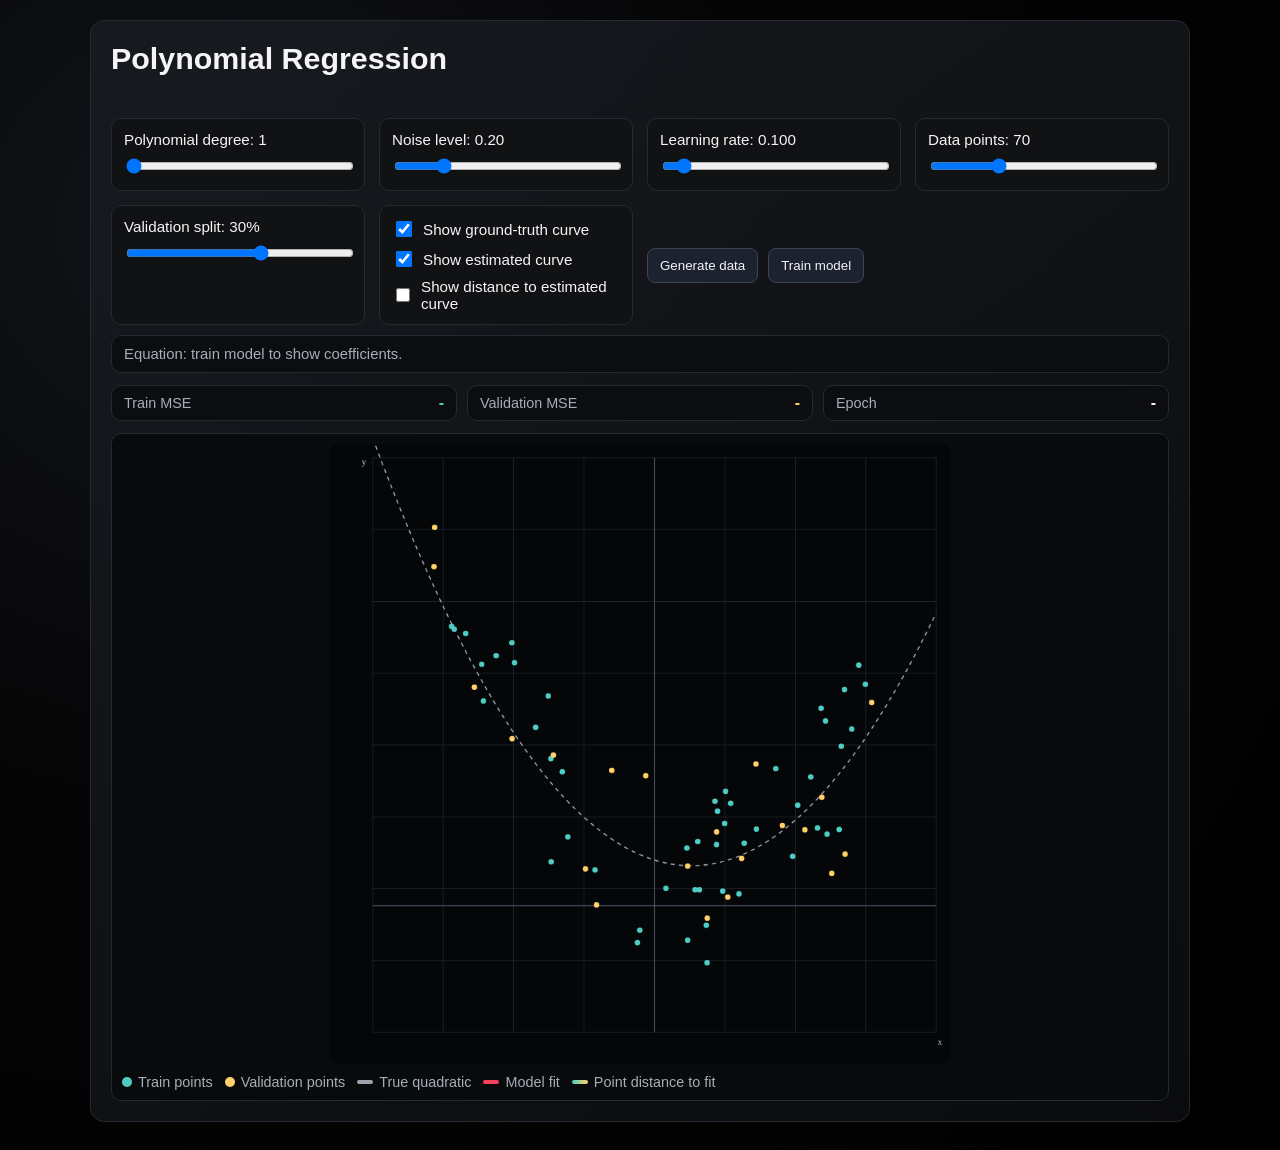
<file: linear_regression/index.html>
<!doctype html>
<html lang="en">
  <head>
    <meta charset="UTF-8" />
    <meta name="viewport" content="width=device-width, initial-scale=1.0" />
    <title>Underfitting vs Overfitting</title>
    <link rel="stylesheet" href="style.css" />
  </head>
  <body>
    <main class="app">
      <h1>Polynomial Regression</h1>
      <p class="subtitle"></p>

      <section class="controls" aria-label="controls">
        <div class="control">
          <label for="degreeSlider">Polynomial degree: <span id="degreeValue">1</span></label>
          <input id="degreeSlider" type="range" min="1" max="30" step="1" value="1" />
        </div>

        <div class="control">
          <label for="noiseSlider">Noise level: <span id="noiseValue">0.20</span></label>
          <input id="noiseSlider" type="range" min="0" max="1" step="0.01" value="0.20" />
        </div>

        <div class="control">
          <label for="learningRateSlider">Learning rate: <span id="learningRateValue">0.100</span></label>
          <input id="learningRateSlider" type="range" min="0.001" max="1.500" step="0.001" value="0.100" />
        </div>

        <div class="control">
          <label for="pointsSlider">Data points: <span id="pointsValue">70</span></label>
          <input id="pointsSlider" type="range" min="10" max="220" step="1" value="70" />
        </div>

        <div class="control">
          <label for="valSplitSlider">Validation split: <span id="valSplitValue">30%</span></label>
          <input id="valSplitSlider" type="range" min="0" max="50" step="1" value="30" />
        </div>

        <div class="control toggles">
          <label class="check" for="showTruthToggle">
            <input id="showTruthToggle" type="checkbox" checked />
            Show ground-truth curve
          </label>
          <label class="check" for="showFitToggle">
            <input id="showFitToggle" type="checkbox" checked />
            Show estimated curve
          </label>
          <label class="check" for="showDistanceToggle">
            <input id="showDistanceToggle" type="checkbox" />
            Show distance to estimated curve
          </label>
        </div>

        <div class="actions">
          <button id="generateBtn" type="button">Generate data</button>
          <button id="trainBtn" type="button">Train model</button>
        </div>
      </section>

      <p id="equationText" class="equation">Equation: train model to show coefficients.</p>
      <section class="stats" aria-label="training stats">
        <div class="stat-item">
          <span class="stat-label">Train MSE</span>
          <span id="trainLossText" class="stat-value">-</span>
        </div>
        <div class="stat-item">
          <span class="stat-label">Validation MSE</span>
          <span id="valLossText" class="stat-value">-</span>
        </div>
        <div class="stat-item">
          <span class="stat-label">Epoch</span>
          <span id="epochText" class="stat-value">-</span>
        </div>
      </section>

      <section class="plot-wrap" aria-label="plot">
        <canvas id="plotCanvas" width="900" height="900"></canvas>
        <div class="legend">
          <span><i class="dot train"></i>Train points</span>
          <span><i class="dot validation"></i>Validation points</span>
          <span><i class="line true"></i>True quadratic</span>
          <span><i class="line fit"></i>Model fit</span>
          <span><i class="line residual"></i>Point distance to fit</span>
        </div>
      </section>
    </main>

    <script src="script.js"></script>
  </body>
</html>
</file>
<file: linear_regression/style.css>
:root {
  --bg: #050506;
  --panel: #111214;
  --text: #f5f5f7;
  --muted: #a8adb8;
  --train: #4ecdc4;
  --validation: #ffd166;
  --truth: #9ca3af;
  --fit: #f43f5e;
  --border: #252932;
}

* {
  box-sizing: border-box;
}

body {
  margin: 0;
  min-height: 100vh;
  font-family: "Avenir Next", "Segoe UI", Tahoma, sans-serif;
  background: radial-gradient(circle at 15% 20%, #12141a 0%, var(--bg) 40%, #000000 100%);
  color: var(--text);
}

.app {
  width: min(1100px, 96vw);
  margin: 20px auto 28px;
  background: linear-gradient(145deg, rgba(24, 27, 33, 0.9), rgba(11, 12, 14, 0.95));
  border: 1px solid var(--border);
  border-radius: 14px;
  padding: 20px;
}

h1 {
  margin: 0;
  font-size: clamp(1.3rem, 2.6vw, 1.9rem);
}

.subtitle {
  color: var(--muted);
  margin: 8px 0 18px;
  min-height: 1rem;
}

.controls {
  display: grid;
  grid-template-columns: repeat(auto-fit, minmax(220px, 1fr));
  gap: 14px;
  margin-bottom: 10px;
}

.control {
  background: var(--panel);
  border: 1px solid var(--border);
  border-radius: 10px;
  padding: 12px;
}

label {
  display: block;
  font-size: 0.95rem;
  margin-bottom: 8px;
}

input[type="range"] {
  width: 100%;
}

.toggles {
  display: flex;
  flex-direction: column;
  justify-content: center;
  gap: 8px;
}

.check {
  margin: 0;
  display: inline-flex;
  align-items: center;
  gap: 8px;
}

.check input {
  width: 16px;
  height: 16px;
}

.actions {
  display: flex;
  gap: 10px;
  align-items: center;
}

button {
  border: 1px solid #3d4452;
  background: #1d2230;
  color: var(--text);
  padding: 9px 12px;
  border-radius: 8px;
  cursor: pointer;
}

button:hover:not(:disabled) {
  background: #262d3d;
}

button:disabled {
  opacity: 0.6;
  cursor: wait;
}

.equation {
  margin: 0 0 12px;
  padding: 10px 12px;
  border: 1px solid var(--border);
  border-radius: 10px;
  background: #0b0d11;
  color: var(--muted);
  font-family: "Avenir Next", "Segoe UI", sans-serif;
  font-size: 0.93rem;
  white-space: nowrap;
  overflow: hidden;
  text-overflow: ellipsis;
}

.stats {
  display: grid;
  grid-template-columns: repeat(auto-fit, minmax(170px, 1fr));
  gap: 10px;
  margin: 0 0 12px;
}

.stat-item {
  background: #0b0d11;
  border: 1px solid var(--border);
  border-radius: 10px;
  padding: 8px 12px;
  display: flex;
  justify-content: space-between;
  align-items: center;
  gap: 8px;
}

.stat-label {
  color: var(--muted);
  font-size: 0.9rem;
}

.stat-value {
  color: var(--text);
  font-weight: 600;
  font-variant-numeric: tabular-nums;
}

#trainLossText {
  color: var(--train);
}

#valLossText {
  color: var(--validation);
}

.plot-wrap {
  background: #090a0c;
  border: 1px solid var(--border);
  border-radius: 10px;
  padding: 10px;
}

canvas {
  width: min(100%, 620px);
  aspect-ratio: 1 / 1;
  height: auto;
  display: block;
  margin: 0 auto;
  border-radius: 8px;
  background: #050608;
}

.legend {
  margin-top: 10px;
  display: flex;
  flex-wrap: wrap;
  gap: 12px;
  color: var(--muted);
  font-size: 0.9rem;
}

.legend span {
  display: inline-flex;
  align-items: center;
  gap: 6px;
}

.dot,
.line {
  display: inline-block;
  width: 16px;
  height: 4px;
  border-radius: 2px;
}

.dot {
  width: 10px;
  height: 10px;
  border-radius: 50%;
}

.dot.train {
  background: var(--train);
}

.dot.validation {
  background: var(--validation);
}

.line.true {
  background: var(--truth);
}

.line.fit {
  background: var(--fit);
}

.line.residual {
  background: linear-gradient(90deg, var(--train), var(--validation));
}

@media (max-width: 720px) {
  .app {
    margin: 10px auto 18px;
    padding: 14px;
  }

  .actions {
    grid-column: 1 / -1;
  }
}
</file>
